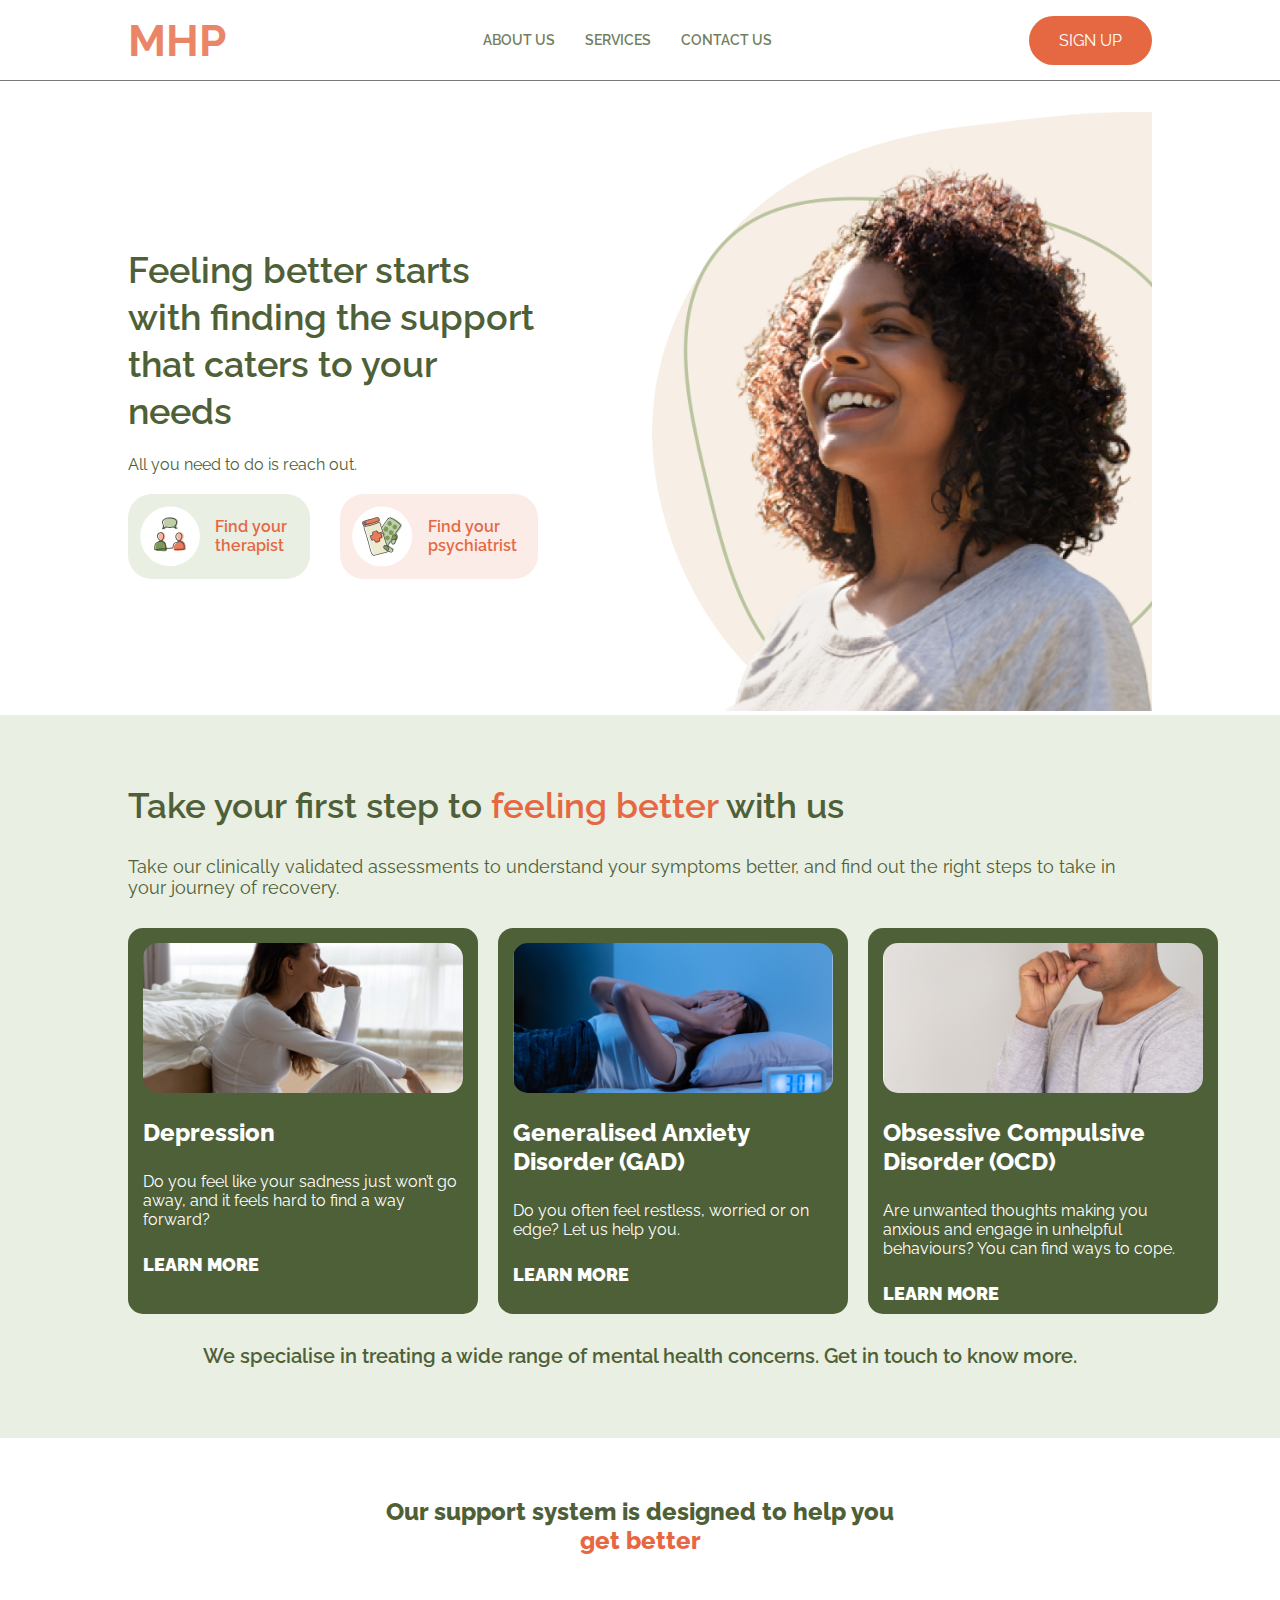
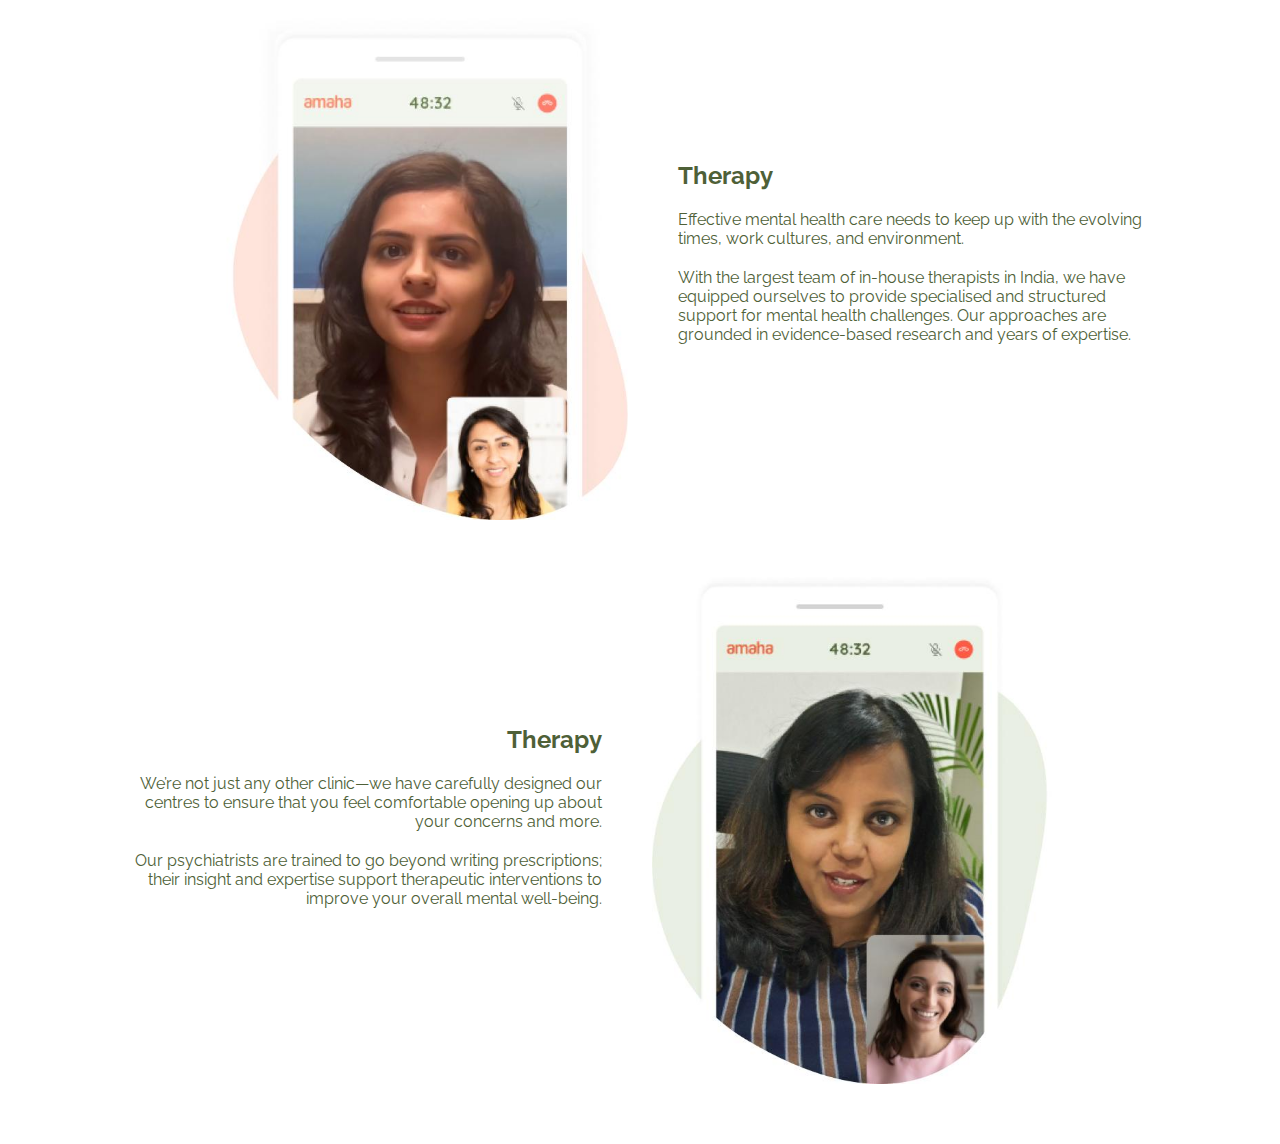
<file: index.html>
<!DOCTYPE html>
<html lang="en">
  <head>
    <meta charset="UTF-8" />
    <meta name="viewport" content="width=device-width, initial-scale=1.0" />
    <link rel="stylesheet" href="style.css" />
    <title>Mental Health Platform</title>
  </head>
  <body>
    <header class="header-outer">
      <div class="base-wrapper">
        <div class="header-inner">
          <a class="header-logo" href="./index.html">MHP</a>
          <div class="header-links">
            <a href="./pages/about.html">about us</a>
            <a href="./pages/services.html">services</a>
            <a href="./pages/contact.html">contact us</a>
          </div>
          <a class="btn-primary" href="./pages/signup.html">Sign up</a>
        </div>
      </div>
    </header>
    <main class="main-outer">
      <div class="base-wrapper">
        <div class="main-inner">
          <div class="main-inner-1">
            <div class="main-heading">
              Feeling better starts with finding the support that caters to your
              needs
            </div>
            <p class="main-sub-heading">All you need to do is reach out.</p>
            <div class="main-btns">
              <div class="main-btn green">
                <img src="./images/mainBtnImg1.svg" />
                <span>Find your therapist</span>
              </div>
              <div class="main-btn orange">
                <img src="./images/mainBtnImg2.svg" />
                <span>Find your psychiatrist</span>
              </div>
            </div>
          </div>
          <div class="main-inner-2">
            <img src="./images/mainImg.jpeg" alt="human laughing" />
          </div>
        </div>
      </div>
    </main>
    <section class="health-concerns">
      <div class="base-wrapper">
        <div class="health-concerns-inner">
          <div class="health-concerns-heading">
            Take your first step to <span>feeling better</span> with us
          </div>
          <div class="health-concerns-para">
            Take our clinically validated assessments to understand your
            symptoms better, and find out the right steps to take in your
            journey of recovery.
          </div>
          <div class="health-concerns-cards">
            <div class="health-concerns-card">
              <img src="./images/depression.jpeg" alt="" />
              <div class="health-concerns-card-title">Depression</div>
              <div class="health-concerns-card-para">
                Do you feel like your sadness just won’t go away, and it feels
                hard to find a way forward?
              </div>
              <div class="health-concerns-card-btn">LEARN MORE</div>
            </div>
            <div class="health-concerns-card">
              <img src="./images/anxiety.jpeg" alt="" />
              <div class="health-concerns-card-title">
                Generalised Anxiety Disorder (GAD)
              </div>
              <div class="health-concerns-card-para">
                Do you often feel restless, worried or on edge? Let us help you.
              </div>
              <div class="health-concerns-card-btn">LEARN MORE</div>
            </div>
            <div class="health-concerns-card">
              <img src="./images/ocd.jpeg" alt="" />
              <div class="health-concerns-card-title">
                Obsessive Compulsive Disorder (OCD)
              </div>
              <div class="health-concerns-card-para">
                Are unwanted thoughts making you anxious and engage in unhelpful
                behaviours? You can find ways to cope.
              </div>
              <div class="health-concerns-card-btn">LEARN MORE</div>
            </div>
          </div>
          <div class="health-concerns-heading-center">
            We specialise in treating a wide range of mental health concerns.
            Get in touch to know more.
          </div>
        </div>
      </div>
    </section>
    <section class="support-section">
      <div class="base-wrapper">
        <div class="support-section-inner">
          <div class="support-section-heading">
            Our support system is designed to help you
            <br />
            <span>get better</span>
          </div>
          <div class="support-section-body">
            <img src="./images/girl-img.jpeg" alt="" />
            <div class="support-section-body-2">
              <h2>Therapy</h2>
              <p>
                Effective mental health care needs to keep up with the evolving
                times, work cultures, and environment.
              </p>
              <p>
                With the largest team of in-house therapists in India, we have
                equipped ourselves to provide specialised and structured support
                for mental health challenges. Our approaches are grounded in
                evidence-based research and years of expertise.
              </p>
            </div>
          </div>
          <div class="support-section-body">
            <img src="./images/girl-img-2.jpeg" alt="" />
            <div class="support-section-body-2">
              <h2>Therapy</h2>
              <p>
                We’re not just any other clinic—we have carefully designed our
                centres to ensure that you feel comfortable opening up about
                your concerns and more.
              </p>
              <p>
                Our psychiatrists are trained to go beyond writing
                prescriptions; their insight and expertise support therapeutic
                interventions to improve your overall mental well-being.
              </p>
            </div>
          </div>
        </div>
      </div>
    </section>
  </body>
</html>
</file>
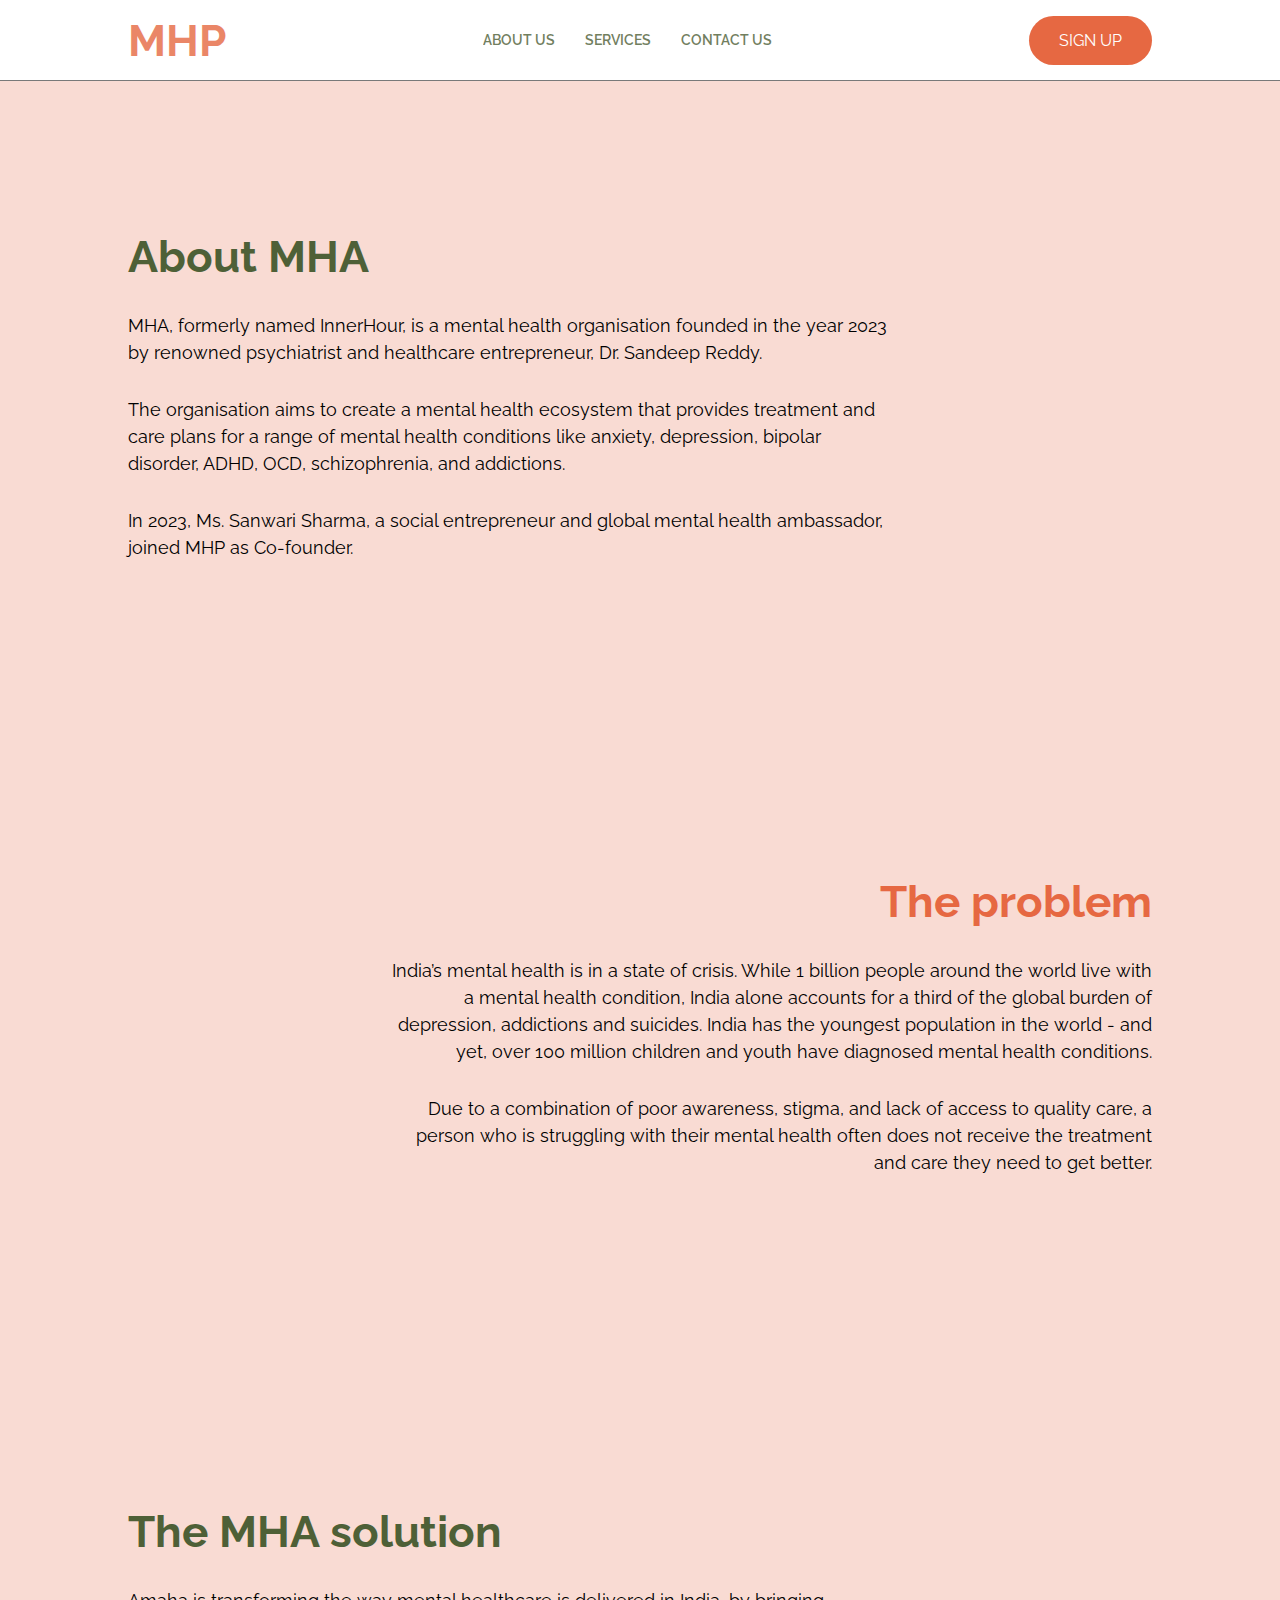
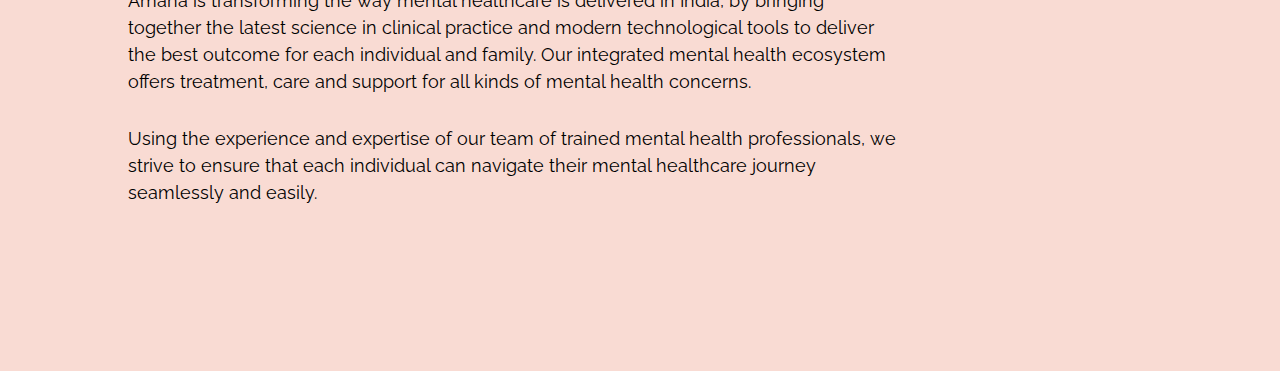
<file: pages/about.html>
<!DOCTYPE html>
<html lang="en">
  <head>
    <meta charset="UTF-8" />
    <meta name="viewport" content="width=device-width, initial-scale=1.0" />
    <title>About - Mental Health Platform</title>
    <link rel="stylesheet" href="../style.css" />
  </head>
  <body>
    <header class="header-outer">
      <div class="base-wrapper">
        <div class="header-inner">
          <a class="header-logo" href="../index.html">MHP</a>
          <div class="header-links">
            <a href="./about.html">about us</a>
            <a href="./services.html">services</a>
            <a href="./contact.html">contact us</a>
          </div>
          <a class="btn-primary" href="./signup.html">Sign up</a>
        </div>
      </div>
    </header>
    <div class="about-main">
      <div class="about-main-inner">
        <div class="base-wrapper">
          <div class="about-section-1">
            <h1>About MHA</h1>
            <p>
              MHA, formerly named InnerHour, is a mental health organisation
              founded in the year 2023 by renowned psychiatrist and healthcare
              entrepreneur, Dr. Sandeep Reddy.
            </p>
            <p>
              The organisation aims to create a mental health ecosystem that
              provides treatment and care plans for a range of mental health
              conditions like anxiety, depression, bipolar disorder, ADHD, OCD,
              schizophrenia, and addictions.
            </p>
            <p>
              In 2023, Ms. Sanwari Sharma, a social entrepreneur and global
              mental health ambassador, joined MHP as Co-founder.
            </p>
          </div>
        </div>
        <div class="base-wrapper">
          <div class="about-section-2">
            <h1>The problem</h1>
            <p>
              India’s mental health is in a state of crisis. While 1 billion
              people around the world live with a mental health condition, India
              alone accounts for a third of the global burden of depression,
              addictions and suicides. India has the youngest population in the
              world - and yet, over 100 million children and youth have
              diagnosed mental health conditions.
            </p>
            <p>
              Due to a combination of poor awareness, stigma, and lack of access
              to quality care, a person who is struggling with their mental
              health often does not receive the treatment and care they need to
              get better.
            </p>
          </div>
        </div>
        <div class="base-wrapper">
          <div class="about-section-1">
            <h1>The MHA solution</h1>
            <p>
              Amaha is transforming the way mental healthcare is delivered in
              India, by bringing together the latest science in clinical
              practice and modern technological tools to deliver the best
              outcome for each individual and family. Our integrated mental
              health ecosystem offers treatment, care and support for all kinds
              of mental health concerns.
            </p>
            <p>
              Using the experience and expertise of our team of trained mental
              health professionals, we strive to ensure that each individual can
              navigate their mental healthcare journey seamlessly and easily.
            </p>
          </div>
        </div>
      </div>
    </div>
  </body>
</html>
</file>
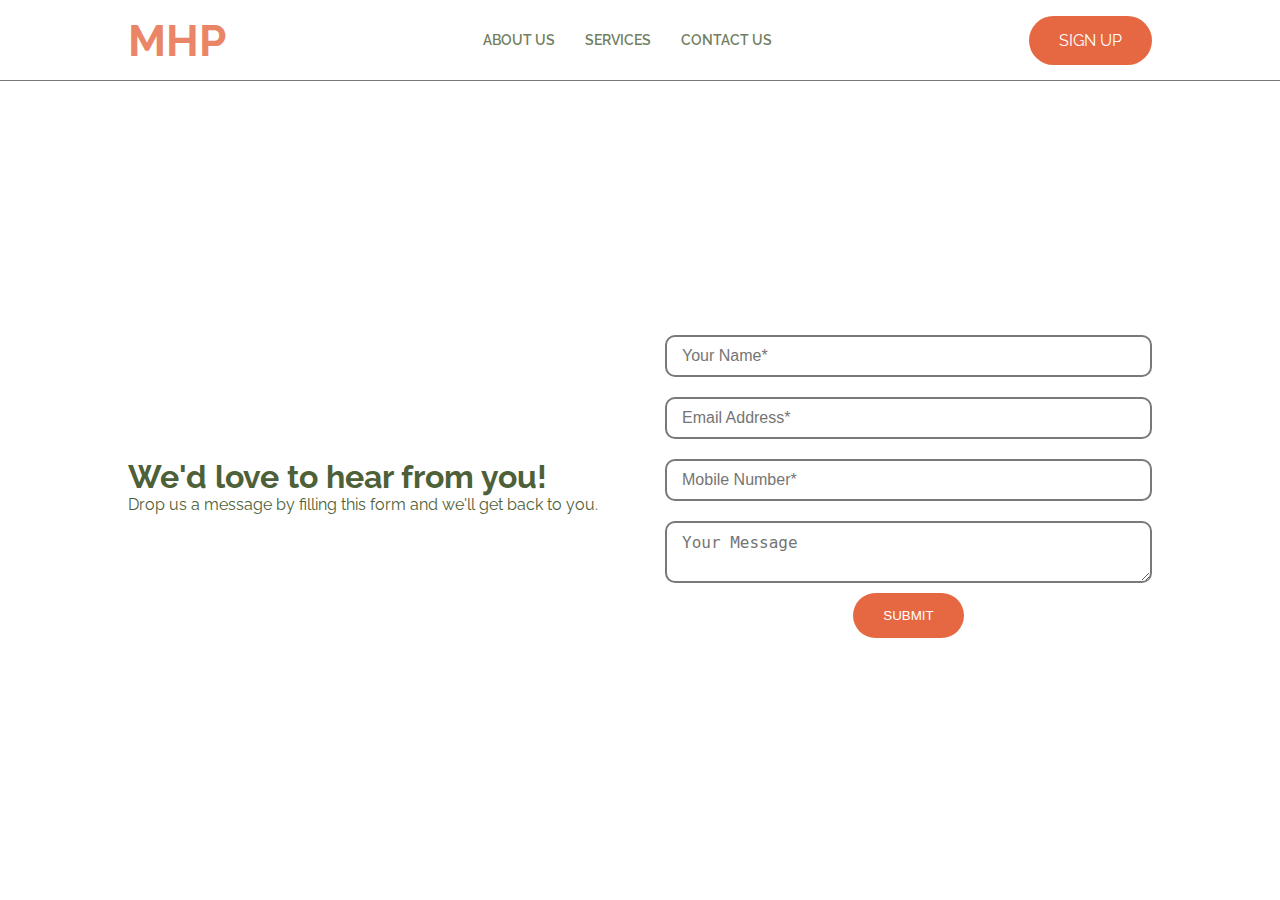
<file: pages/contact.html>
<!DOCTYPE html>
<html lang="en">
  <head>
    <meta charset="UTF-8" />
    <meta name="viewport" content="width=device-width, initial-scale=1.0" />
    <title>Contact - Mental Health Platform</title>
    <link rel="stylesheet" href="../style.css" />
  </head>
  <body>
    <header class="header-outer">
      <div class="base-wrapper">
        <div class="header-inner">
          <a class="header-logo" href="../index.html">MHP</a>
          <div class="header-links">
            <a href="./about.html">about us</a>
            <a href="./services.html">services</a>
            <a href="./contact.html">contact us</a>
          </div>
          <a class="btn-primary" href="./signup.html">Sign up</a>
        </div>
      </div>
    </header>
    <div class="contact">
      <div class="base-wrapper">
        <div class="contact-inner">
          <div class="contact-form-section">
            <div class="contact-form-section-1">
              <h1>We'd love to hear from you!</h1>
              <p>
                Drop us a message by filling this form and we'll get back to
                you.
              </p>
            </div>
            <div class="contact-form-section-2">
              <form id="form">
                <input
                  type="text"
                  name="name"
                  id="name"
                  placeholder="Your Name*"
                />
                <div id="name-error" class="error"></div>
                <input
                  type="text"
                  name="email"
                  id="email"
                  placeholder="Email Address*"
                />
                <div class="error" id="mail-error"></div>
                <input
                  type="number"
                  name="number"
                  id="number"
                  placeholder="Mobile Number*"
                />
                <div class="error" id="number-error"></div>
                <textarea
                  type="text"
                  name="message"
                  id="message"
                  placeholder="Your Message"
                ></textarea>
                <button class="btn-primary" type="submit">SUBMIT</button>
              </form>
            </div>
          </div>
        </div>
      </div>
    </div>
    <script src="../script.js"></script>
  </body>
</html>
</file>
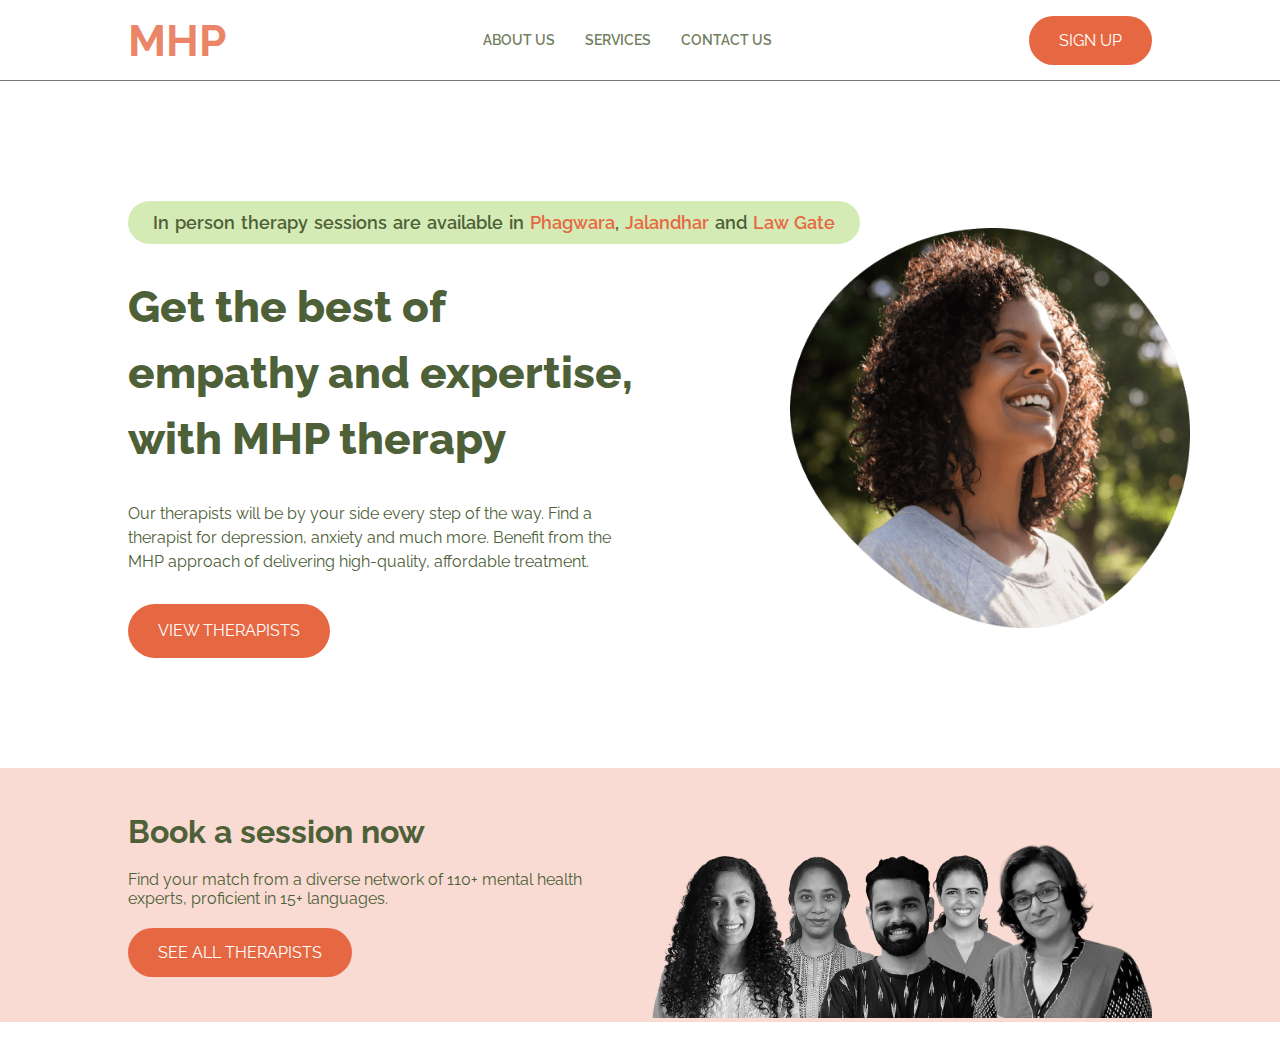
<file: pages/services.html>
<!DOCTYPE html>
<html lang="en">
  <head>
    <meta charset="UTF-8" />
    <meta name="viewport" content="width=device-width, initial-scale=1.0" />
    <title>Services - Mental Health Platform</title>
    <link rel="stylesheet" href="../style.css" />
  </head>
  <body>
    <header class="header-outer">
      <div class="base-wrapper">
        <div class="header-inner">
          <a class="header-logo" href="../index.html">MHP</a>
          <div class="header-links">
            <a href="./about.html">about us</a>
            <a href="./services.html">services</a>
            <a href="./contact.html">contact us</a>
          </div>
          <a class="btn-primary" href="./signup.html">Sign up</a>
        </div>
      </div>
    </header>
    <div class="services">
      <div class="base-wrapper">
        <div class="services-section-1">
          <div class="services-part-1">
            <div class="services-title-1">
              In person therapy sessions are available in
              <span>Phagwara</span>, <span>Jalandhar</span> and
              <span>Law Gate</span>
            </div>
            <div class="services-title-2">
              Get the best of empathy and expertise, with MHP therapy
            </div>
            <p>
              Our therapists will be by your side every step of the way. Find a
              therapist for depression, anxiety and much more. Benefit from the
              MHP approach of delivering high-quality, affordable treatment.
            </p>
            <div class="btn-primary">VIEW THERAPISTS</div>
          </div>
          <div class="services-part-2">
            <img src="../images/therpy.png" alt="" />
          </div>
        </div>
      </div>
      <div class="services-booking">
        <div class="base-wrapper">
          <div class="services-booking-inner">
            <div class="services-booking-1">
              <h1>Book a session now</h1>
              <p>
                Find your match from a diverse network of 110+ mental health
                experts, proficient in 15+ languages.
              </p>
              <div class="btn-primary">SEE ALL THERAPISTS</div>
            </div>
            <div class="services-booking-2">
              <img src="../images/therapists.png" alt="" />
            </div>
          </div>
        </div>
      </div>
    </div>
  </body>
</html>
</file>
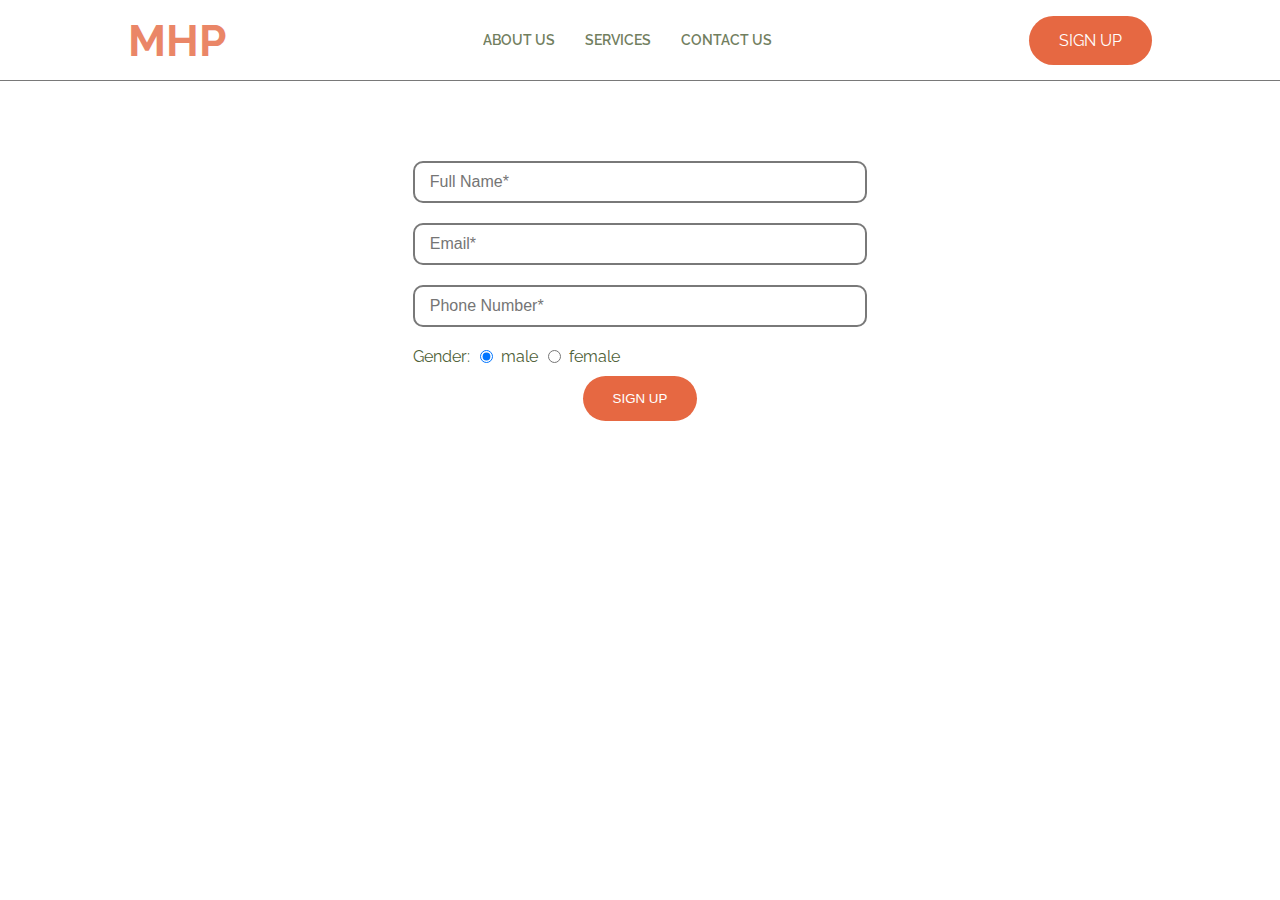
<file: pages/signup.html>
<!DOCTYPE html>
<html lang="en">
  <head>
    <meta charset="UTF-8" />
    <meta name="viewport" content="width=device-width, initial-scale=1.0" />
    <title>Sign Up - Mental Health Platform</title>
    <link rel="stylesheet" href="../style.css" />
  </head>
  <body>
    <header class="header-outer">
      <div class="base-wrapper">
        <div class="header-inner">
          <a class="header-logo" href="../index.html">MHP</a>
          <div class="header-links">
            <a href="./about.html">about us</a>
            <a href="./services.html">services</a>
            <a href="./contact.html">contact us</a>
          </div>
          <a class="btn-primary" href="./signup.html">Sign up</a>
        </div>
      </div>
    </header>
    <div class="signup">
      <div class="base-wrapper">
        <div class="signup-inner">
          <form class="signup-form" id="form">
            <input type="text" name="name" id="name" placeholder="Full Name*" />
            <div id="name-error" class="error"></div>

            <input type="text" name="email" id="email" placeholder="Email*" />
            <div id="mail-error" class="error"></div>

            <input
              type="number"
              name="number"
              id="number"
              placeholder="Phone Number*"
            />
            <div id="number-error" class="error"></div>

            <div class="radio">
              <p>Gender:</p>
              <div class="radio-box">
                <input
                  type="radio"
                  class="male"
                  id="male"
                  name="gender"
                  value="male"
                  checked
                />
                <label for="male">male</label>
              </div>
              <div class="radio-box">
                <input
                  type="radio"
                  class="female"
                  id="female"
                  name="gender"
                  value="female"
                />
                <label for="female">female</label>
              </div>
            </div>
            <button class="signup-btn" type="submit">
              <div class="btn-primary">SIGN UP</div>
            </button>
          </form>
        </div>
      </div>
    </div>
    <script src="../script.js"></script>
  </body>
</html>
</file>
<file: style.css>
@import url("https://fonts.googleapis.com/css2?family=Raleway:wght@100;200;300;400;500;600;700&display=swap");

* {
  margin: 0;
  padding: 0;
  box-sizing: border-box;
}

body {
  font-family: "Raleway", sans-serif;
  color: #4e6037;
}

button {
  border: none;
  text-decoration: none;
  background: #fff;
}

a {
  text-decoration: none;
  color: #4e6037;
  opacity: 0.8;
  transition: all 0.8s;
}

a:hover {
  color: #4e6037 !important;
  opacity: 1;
  transform: scale(1.03);
}

input,
textarea {
  padding: 10px 15px;
  border-radius: 10px;
  color: #797979;
  border: 2px solid #797979;
  width: 100%;
  font-size: 16px;
  outline: none;
}

input:focus,
textarea:focus {
  border: 2px solid #000;
}

input:hover,
textarea:focus {
  border: 2px solid #e66842;
}

form {
  display: flex;
  flex-direction: column;
  align-items: center;
  width: 100%;
  gap: 10px;
}

.base-wrapper {
  width: 80%;
  max-width: 1440px;
  margin: 0 auto;
}

.radio {
  width: 100%;
  display: flex;
  gap: 10px;
  align-items: start;
  justify-content: left;
}

.radio-box {
  display: flex;
  gap: 8px;
}

.error {
  color: #bb2124;
  margin-right: auto;
  padding: 0 10px;
  font-size: 12px;
}

/* header */

.header-outer {
  border-bottom: 0.8px #797979 solid;
}

.header-inner {
  display: flex;
  justify-content: space-between;
  align-items: center;
  height: 80px;
}

.header-logo {
  font-size: 44px;
  font-weight: 700;
  color: #e66842;
  cursor: pointer;
}

.header-links {
  display: flex;
  gap: 30px;
  text-transform: uppercase;
  font-size: 14px;
  color: #797979;
  font-weight: 600;
  cursor: pointer;
  transition: all 0.8s;
}

.header-links > {
  border-bottom: 1px dashed #fff;
}

.header-links > :hover {
  color: black;
  transform: scale(1.02);
}

/* buttons */

.btn-primary {
  background-color: #e66842;
  width: max-content;
  border-radius: 50px;
  padding: 15px 30px;
  color: white !important;
  transition: all 0.3s;
  cursor: pointer;
}

.btn-primary:hover {
  color: #e66842 !important;
  background: white;
}

a.btn-primary {
  color: white !important;
  opacity: 1;
  text-transform: uppercase;
}

a.btn-primary:hover {
  color: #e66842 !important;
  background: white;
}

/* main */

.main-inner {
  display: flex;
  gap: 50px;
  align-items: center;
  justify-content: space-between;
  padding-top: 30px;
}

.main-inner-1 {
  width: 40%;
  display: flex;
  flex-direction: column;
  gap: 20px;
}

.main-inner-2 img {
  width: 500px;
  height: 600px;
}

.main-heading {
  color: #4e6037;
  font-weight: 600;
  font-size: 36px;
  line-height: 1.3;
}

.main-btns {
  display: flex;
  gap: 30px;
}

.main-btn {
  display: flex;
  align-items: center;
  justify-content: space-evenly;
  padding: 12px;
  border-radius: 24px;
  gap: 15px;
  cursor: pointer;
}

.green {
  background-color: #e9efe2;
  color: #e66842;
  font-weight: 600;
}

.orange {
  background-color: #fbece8;
  color: #e66842;
  font-weight: 600;
}

/* health concerns section */

.health-concerns {
  background-color: #e9efe2;
}

.health-concerns-inner {
  display: flex;
  flex-direction: column;
  gap: 30px;
  padding: 70px 0;
}

.health-concerns-cards {
  display: grid;
  grid-template-columns: 1fr 1fr 1fr;
  gap: 20px;
}

.health-concerns-heading {
  font-size: 35px;
  font-weight: 600;
}

.health-concerns-para {
  font-size: 18px;
}

.health-concerns-heading span {
  color: #e66842;
}

.health-concerns-card {
  display: flex;
  flex-direction: column;
  width: 350px;
  padding: 15px;
  border-radius: 15px;
  background-color: #4e6037;
  gap: 25px;
  padding-bottom: 10px;
  color: white;
}

.health-concerns-card img {
  border-radius: 15px;
}

.health-concerns-card-title {
  font-size: 24px;
  font-weight: 800;
}

.health-concerns-card-btn {
  font-size: 18px;
  font-weight: 900;
  transition: all 0.3s;
  cursor: pointer;
}

.health-concerns-card-btn:hover {
  color: #e66842;
}

.health-concerns-heading-center {
  margin: 0 auto;
  text-align: center;
  font-size: 20px;
  font-weight: 600;
}

/* support section */

.support-section-inner {
  display: flex;
  align-items: center;
  flex-direction: column;
  gap: 30px;
  padding: 60px 0;
}

.support-section-heading {
  font-size: 24px;
  font-weight: 800;
  line-height: 1.2;
  text-align: center;
}

.support-section-heading span {
  color: #e66842;
}

.support-section-body {
  display: flex;
  align-items: center;
  gap: 50px;
}

.support-section-body img {
  width: 500px;
}

.support-section-body-2 {
  display: flex;
  flex-direction: column;
  gap: 20px;
}

.support-section-body:nth-child(3) {
  flex-direction: row-reverse;
  text-align: right;
}

/* About */
.about-main {
  background-color: #e668423c;
}

.about-main h1 {
  font-size: 44px;
}

.about-section-1 {
  display: flex;
  flex-direction: column;
  align-items: start;
  justify-content: center;
  gap: 30px;
  height: 70vh;
  width: 75%;
}

.about-section-1 p {
  color: black;
  line-height: 1.5;
  font-size: 18px;
}

.about-section-2 {
  display: flex;
  flex-direction: column;
  align-items: end;
  justify-content: center;
  gap: 30px;
  height: 70vh;
  text-align: right;
  width: 75%;
  margin-left: auto;
}

.about-section-2 h1 {
  color: #e66842;
}

.about-section-2 p {
  color: black;
  line-height: 1.5;
  font-size: 18px;
}

/* services */

.services {
  padding: 40px 0;
}

.services-title-1 {
  background: #97cf4d68;
  font-size: 18px;
  font-weight: 600;
  padding: 8px 25px;
  border-radius: 50px;
  width: max-content;
  word-spacing: 2px;
}

.services-title-1 span {
  color: #e66842;
}

.services {
  display: flex;
  flex-direction: column;
  gap: 30px;
}

.services-title-2 {
  font-size: 44px;
  font-weight: 800;
  line-height: 1.5;
}

.services-part-1 {
  line-height: 1.5;
}
.services-section-1 {
  display: flex;
  align-items: center;
  padding: 80px 0;
  gap: 150px;
}

.services-part-1 {
  width: 50%;
  display: flex;
  flex-direction: column;
  gap: 30px;
}

.services-part-2 img {
  width: 400px;
}

.services-booking-inner {
  display: flex;
  align-items: center;
  gap: 20px;
}

.services-booking {
  background-color: #e668423c;
}

.services-booking-1 {
  width: 50%;
  display: flex;
  flex-direction: column;
  align-items: start;
  gap: 20px;
}

.services-booking-2 img {
  width: 500px;
}

/* About */
.contact-inner {
}

.contact-form-section {
  display: flex;
  height: 90vh;
  align-items: center;
  gap: 50px;
}

.contact-form-section-1 {
  width: 50%;
}

.contact-form-section-2 {
  width: 50%;
  display: flex;
  flex-direction: column;
  gap: 20px;
}

.contact-form-section form {
  display: flex;
  flex-direction: column;
  width: 100%;
}

.signup-form {
  display: flex;
  width: 60%;
  margin: 0 auto;
  padding: 80px;
}

.signup-btn .btn-primary {
  width: 100% !important;
}
</file>
